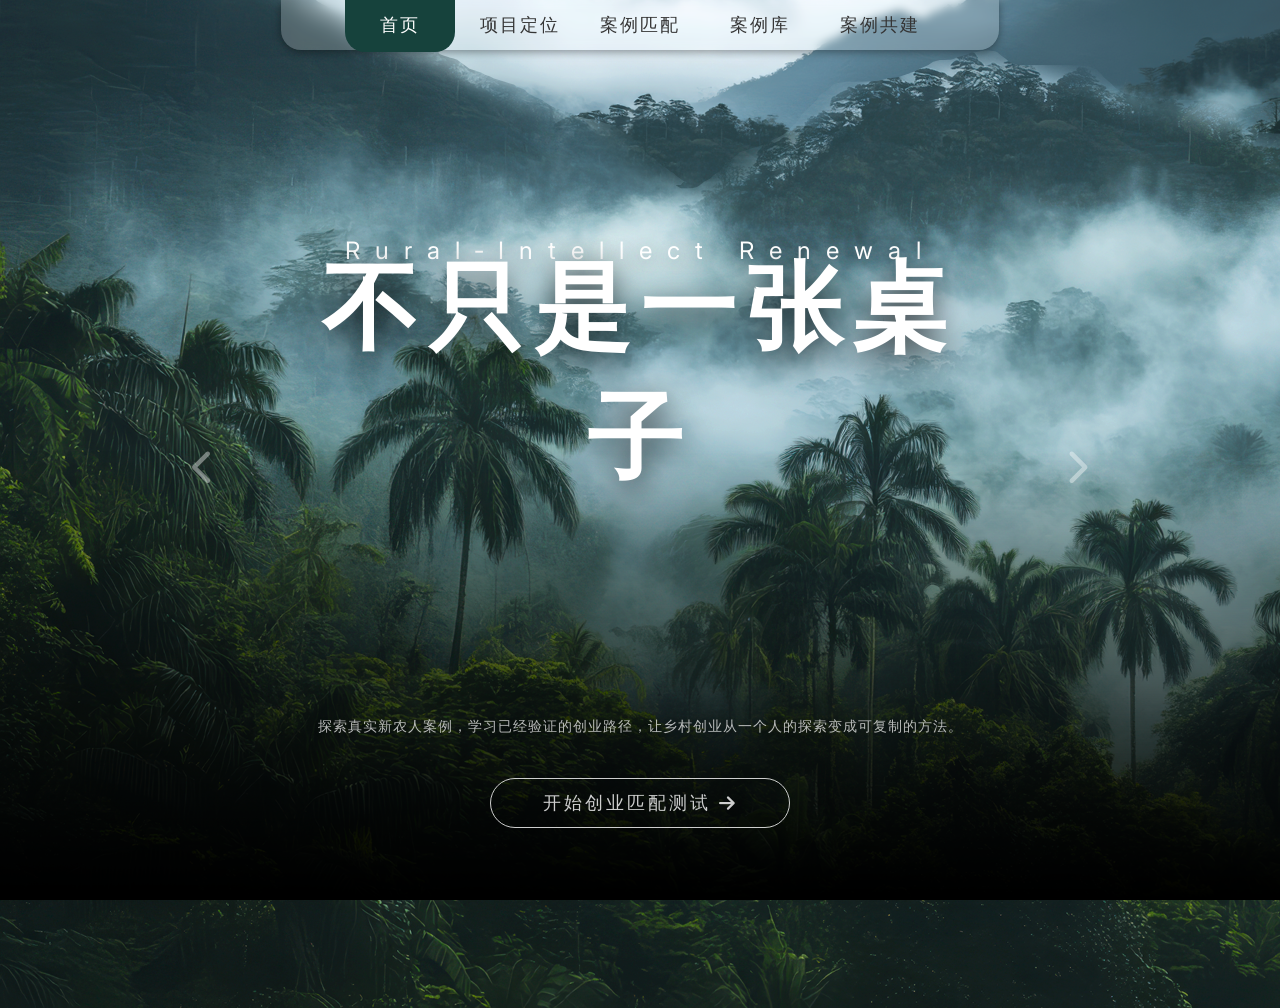
<file: index.html>
<!DOCTYPE html>
<html lang="en">
<head>
  <meta charset="UTF-8">
  <meta name="viewport" content="width=device-width, initial-scale=1.0">
  <title>ExploreScape</title>

  <!-- fontawesome -->
  <link rel="stylesheet" href="https://cdnjs.cloudflare.com/ajax/libs/font-awesome/6.0.0-beta3/css/all.min.css">

  <!-- stylesheet -->
   <link rel="stylesheet" href="styles.css">
</head>
<body>

  <header>
    <nav>
      <a class="nav-items active" href="index.html">首页</a>
      <a class="nav-items" href="project.html">项目定位</a>
      <a class="nav-items" href="case.html">案例匹配</a>
      <a class="nav-items" href="cases.html">案例库</a>
      <a class="nav-items" href="cobuild.html">案例共建</a>
    </nav>
  </header>

  <div class="content">
    <img src="img/bac 3.png" alt="background" class="back-3">

    <div class="title">
      <h3>Rural‑Intellect Renewal</h3>
      <h1>不只是一张桌子</h1>
    </div>

    <img src="img/bac 2.2.png" alt="background" class="back-2">
    <img src="img/bac 1.png" alt="background" class="back-1">

    <div class="info-wrap">
      <p>
        探索真实新农人案例，学习已经验证的创业路径，让乡村创业从一个人的探索变成可复制的方法。
    </div>
    

    <div class="cta">
      <button onclick="location.href='case.html'">
        开始创业匹配测试
        <i class="fa-solid fa-arrow-right"></i>
      </button>
    </div>

    <div class="slider">
      <a href="cobuild.html"><i class="fa-solid fa-chevron-left"></i></a>
      <a href="project.html"><i class="fa-solid fa-chevron-right"></i></a>
    </div>
  </div>
  
</body>
</html>
</file>
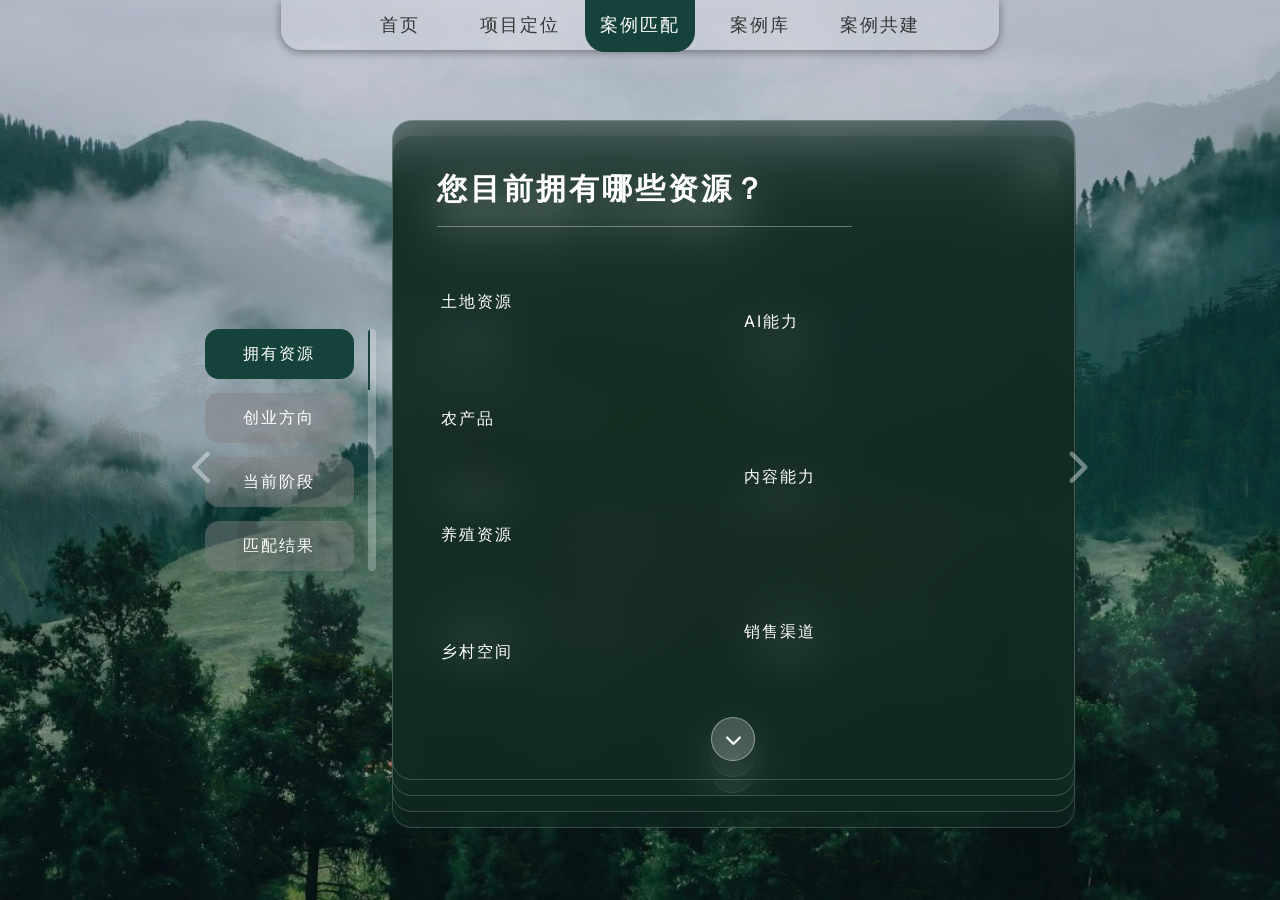
<file: case.html>
<!DOCTYPE html>
<html lang="zh-CN">
<head>
  <meta charset="UTF-8">
  <meta name="viewport" content="width=device-width, initial-scale=1.0">
  <title>案例匹配 - 乡智新生</title>

  <!-- fontawesome -->
  <link rel="stylesheet" href="https://cdnjs.cloudflare.com/ajax/libs/font-awesome/6.7.2/css/all.min.css">

  <!-- stylesheet -->
  <link rel="stylesheet" href="styles.css">
</head>
<body class="case-page">

  <!-- 顶部导航栏：沿用全站 header -->
  <header>
    <nav>
      <a class="nav-items" href="index.html">首页</a>
      <a class="nav-items" href="project.html">项目定位</a>
      <a class="nav-items active" href="case.html">案例匹配</a>
      <a class="nav-items" href="cases.html">案例库</a>
      <a class="nav-items" href="cobuild.html">案例共建</a>
    </nav>
  </header>

  <!-- 视口两侧翻页箭头：与其他子页面一致 -->
  <div class="slider">
    <a href="project.html"><i class="fa-solid fa-chevron-left"></i></a>
    <a href="cases.html"><i class="fa-solid fa-chevron-right"></i></a>
  </div>

  <!-- 问卷主布局：左侧进度导航 1 份 / 右侧问卷卡片 4 份 -->
  <main class="quiz-wrap">

    <!-- ========== 左侧：进度导航区 ========== -->
    <aside class="quiz-side">
      <div class="step-btns">
        <button class="step-btn" data-step="0">拥有资源</button>
        <button class="step-btn" data-step="1">创业方向</button>
        <button class="step-btn" data-step="2">当前阶段</button>
        <button class="step-btn" data-step="3">匹配结果</button>
      </div>
      <!-- 垂直进度条：均匀分 4 段，每完成一题前进 1/4 -->
      <div class="progress-track">
        <div class="progress-fill"></div>
      </div>
    </aside>

    <!-- ========== 右侧：堆叠问卷卡片区 ========== -->
    <section class="quiz-cards">

      <!-- 卡片1：拥有资源 -->
      <article class="quiz-card" data-card="0" data-multi>
        <button class="card-up" aria-label="上一题"><i class="fa-solid fa-chevron-up"></i></button>
        <h2 class="card-title">您目前拥有哪些资源？</h2>
        <div class="card-divider"></div>
        <div class="options">
          <div class="option-col">
            <button class="option" data-value="土地资源">土地资源</button>
            <button class="option" data-value="农产品">农产品</button>
            <button class="option" data-value="养殖资源">养殖资源</button>
            <button class="option" data-value="乡村空间">乡村空间</button>
          </div>
          <div class="option-col">
            <button class="option" data-value="AI能力">AI能力</button>
            <button class="option" data-value="内容能力">内容能力</button>
            <button class="option" data-value="销售渠道">销售渠道</button>
          </div>
        </div>
        <button class="card-down" aria-label="确认并进入下一题"><i class="fa-solid fa-chevron-down"></i></button>
      </article>

      <!-- 卡片2：创业方向 -->
      <article class="quiz-card" data-card="1" data-multi>
        <button class="card-up" aria-label="上一题"><i class="fa-solid fa-chevron-up"></i></button>
        <h2 class="card-title">您想往哪个方向发展？</h2>
        <div class="card-divider"></div>
        <div class="options">
          <div class="option-col">
            <button class="option" data-value="品牌打造">品牌打造</button>
            <button class="option" data-value="电商销售">电商销售</button>
            <button class="option" data-value="养殖创业">养殖创业</button>
          </div>
          <div class="option-col">
            <button class="option" data-value="农业服务">农业服务</button>
            <button class="option" data-value="数字农业">数字农业</button>
            <button class="option" data-value="乡村体验">乡村体验</button>
          </div>
        </div>
        <button class="card-down" aria-label="确认并进入下一题"><i class="fa-solid fa-chevron-down"></i></button>
      </article>

      <!-- 卡片3：当前阶段 -->
      <article class="quiz-card" data-card="2">
        <button class="card-up" aria-label="上一题"><i class="fa-solid fa-chevron-up"></i></button>
        <h2 class="card-title">您目前处于哪个阶段？</h2>
        <div class="card-divider"></div>
        <div class="options">
          <div class="option-col">
            <button class="option option-rich" data-value="想法阶段">
              <span class="opt-title">想法阶段</span>
              <span class="opt-desc">有创业想法，但还未落地实施</span>
            </button>
            <button class="option option-rich" data-value="已有产品">
              <span class="opt-title">已有产品</span>
              <span class="opt-desc">已有农产品或服务，寻求品牌化和规模化</span>
            </button>
          </div>
          <div class="option-col">
            <button class="option option-rich" data-value="已有客户">
              <span class="opt-title">已有客户</span>
              <span class="opt-desc">已有稳定客户群体，希望拓展渠道和规模</span>
            </button>
            <button class="option option-rich" data-value="产业基础">
              <span class="opt-title">产业基础</span>
              <span class="opt-desc">已有一定产业基础，寻求转型升级</span>
            </button>
          </div>
        </div>
        <button class="card-down" aria-label="确认并查看匹配结果"><i class="fa-solid fa-chevron-down"></i></button>
      </article>

      <!-- 卡片4：匹配结果 -->
      <article class="quiz-card" data-card="3">
        <button class="card-up" aria-label="上一题"><i class="fa-solid fa-chevron-up"></i></button>
        <h2 class="card-title">匹配结果</h2>
        <div class="card-divider"></div>

        <!-- 结果内容区：上方为 5 张赛道卡片，底部预留 1/3 留白 -->
        <div class="result-area">
          <div class="result-cards">
            <!-- 左侧大卡：最高匹配（初始演示数据，进入结果页时按问卷重算） -->
            <a class="track-card track-main" data-track="plant" href="plant.html">
              <span class="track-rate">92%</span>
              <span class="track-name">种植业</span>
            </a>
            <!-- 右侧 2×2 田字格：其余 4 条赛道 -->
            <div class="track-grid">
              <a class="track-card" data-track="animal" href="animal.html">
                <span class="track-rate">78%</span>
                <span class="track-name">畜牧业</span>
              </a>
              <a class="track-card" data-track="forest" href="forest.html">
                <span class="track-rate">65%</span>
                <span class="track-name">林业</span>
              </a>
              <a class="track-card" data-track="fish" href="fish.html">
                <span class="track-rate">56%</span>
                <span class="track-name">水产养殖业</span>
              </a>
              <a class="track-card" data-track="digital" href="digital.html">
                <span class="track-rate">44%</span>
                <span class="track-name">数字农业</span>
              </a>
            </div>
          </div>
        </div>
      </article>

    </section>
  </main>

  <!-- ========== 原生 JS：问卷交互逻辑 ========== -->
  <script>
    /* ---------- 状态 ---------- */
    const cards = document.querySelectorAll('.quiz-card');      // 4 张卡片
    const stepBtns = document.querySelectorAll('.step-btn');    // 左侧 4 个步骤按钮
    const progressFill = document.querySelector('.progress-fill');
    const total = cards.length;
    let current = 0;                                            // 当前步骤索引
    const selections = new Array(total).fill(null);             // 每步选中的选项值

    /* ---------- 渲染：卡片堆叠、按钮完成态、进度条 ----------
       高亮规则：步骤索引 <= current 的按钮为深绿（含当前步骤），回退/跳转自动取消后续完成态 */
    function render() {
      cards.forEach((card, i) => {
        if (i < current) {
          // 已走过的卡片：上移淡出，不可交互
          card.style.transform = 'translateY(-28px)';
          card.style.opacity = '0';
          card.style.zIndex = 10;
          card.style.pointerEvents = 'none';
        } else {
          // 当前卡片在最上层；后续卡片每层向下偏移 16px，露出边框形成堆叠
          card.style.transform = 'translateY(' + (i - current) * 16 + 'px)';
          card.style.opacity = '1';
          card.style.zIndex = 40 - (i - current);
          card.style.pointerEvents = 'auto';
        }
      });

      // 左侧按钮：当前及已完成 → 深绿，未完成 → 灰
      stepBtns.forEach((btn, i) => btn.classList.toggle('done', i <= current));

      // 进度条：第1题 1/4，到匹配结果走完 4/4；同时写 height（桌面竖条）和 width（移动端横条）
      const pct = ((current + 1) / total) * 100 + '%';
      progressFill.style.height = pct;
      progressFill.style.width = pct;

      // 进入结果页时按当前选择重算匹配度（返回改答案再进来也会刷新）
      if (current === total - 1) updateResults();
    }

    /* ---------- 选项选择：第1/2题多选（toggle），第3题单选（互斥） ---------- */
    document.querySelectorAll('.option').forEach(opt => {
      opt.addEventListener('click', () => {
        const card = opt.closest('.quiz-card');
        const idx = +card.dataset.card;
        const value = opt.dataset.value;
        if (card.dataset.multi !== undefined) {
          // 多选：可选中多个，再次点击取消
          if (!Array.isArray(selections[idx])) selections[idx] = [];
          const arr = selections[idx];
          const pos = arr.indexOf(value);
          if (opt.classList.toggle('selected')) {
            if (pos === -1) arr.push(value);
          } else if (pos !== -1) {
            arr.splice(pos, 1);
          }
        } else {
          // 单选：同一张卡内互斥
          card.querySelectorAll('.option').forEach(o => o.classList.remove('selected'));
          opt.classList.add('selected');
          selections[idx] = value;
        }
      });
    });

    /* ---------- 下一题：多选需至少 1 项，单选需选中 1 项 ---------- */
    document.querySelectorAll('.card-down').forEach(btn => {
      btn.addEventListener('click', () => {
        const idx = +btn.closest('.quiz-card').dataset.card;
        const sel = selections[idx];
        if (Array.isArray(sel) ? sel.length === 0 : sel === null) return;   // 未选择不前进
        current = idx + 1;
        render();
      });
    });

    /* ---------- 上一题：完成状态取消、进度回退 ---------- */
    document.querySelectorAll('.card-up').forEach(btn => {
      btn.addEventListener('click', () => {
        const idx = +btn.closest('.quiz-card').dataset.card;
        current = Math.max(0, idx - 1);
        render();
      });
    });

    /* ---------- 左侧导航：点击直接跳转对应步骤 ---------- */
    stepBtns.forEach(btn => {
      btn.addEventListener('click', () => {
        current = +btn.dataset.step;
        render();
      });
    });

    /* ---------- 匹配结果：按前三题选择动态计算 5 条赛道匹配度 ---------- */
    const TRACKS = [
      { key: 'plant',   name: '种植业',     page: 'plant.html' },
      { key: 'animal',  name: '畜牧业',     page: 'animal.html' },
      { key: 'forest',  name: '林业',       page: 'forest.html' },
      { key: 'fish',    name: '水产养殖业', page: 'fish.html' },
      { key: 'digital', name: '数字农业',   page: 'digital.html' },
    ];

    /* 选项 → 赛道权重映射（演示级，可随时调整数值） */
    const Q1_WEIGHTS = { // 拥有资源
      '土地资源': { plant: 2, forest: 2, animal: 1 },
      '农产品':   { plant: 2 },
      '养殖资源': { animal: 2, fish: 2 },
      '乡村空间': { forest: 1, plant: 1 },
      'AI能力':   { digital: 2 },
      '内容能力': { digital: 1 },
      '销售渠道': { digital: 1 },
    };
    const Q2_WEIGHTS = { // 创业方向
      '电商销售': { digital: 2 },
      '养殖创业': { animal: 2, fish: 2 },
      '农业服务': { digital: 1 },
      '数字农业': { digital: 3 },
      '乡村体验': { forest: 1, plant: 1 },
      '品牌打造': {},
    };
    const Q3_WEIGHTS = { // 当前阶段
      '已有产品': { plant: 1, animal: 1, fish: 1 },
      '已有客户': { digital: 1 },
      '产业基础': { plant: 1, animal: 1, forest: 1, fish: 1, digital: 1 },
      '想法阶段': {},
    };

    /* 未作答直接点第4步时的演示兜底值（与初始 HTML 一致） */
    const FALLBACK = { plant: 92, animal: 78, forest: 65, fish: 56, digital: 44 };

    /* 计分 → 归一化为百分比：得分占比 ×100，四舍五入误差加到最高分赛道（总和恒 100） */
    function updateResults() {
      const score = {};
      TRACKS.forEach(t => score[t.key] = 0);
      [Q1_WEIGHTS, Q2_WEIGHTS, Q3_WEIGHTS].forEach((weights, q) => {
        const sel = selections[q];
        if (!sel) return;
        (Array.isArray(sel) ? sel : [sel]).forEach(value => {
          const w = weights[value];
          if (w) Object.keys(w).forEach(k => score[k] += w[k]);
        });
      });

      const total = Object.values(score).reduce((a, b) => a + b, 0);
      const list = TRACKS.map(t => ({
        ...t,
        pct: total === 0 ? FALLBACK[t.key] : Math.round(score[t.key] / total * 100),
      }));
      if (total > 0) {
        // 修复四舍五入造成的 ±1% 误差
        const diff = 100 - list.reduce((a, t) => a + t.pct, 0);
        list.sort((a, b) => score[b.key] - score[a.key])[0].pct += diff;
      }
      list.sort((a, b) => b.pct - a.pct);

      // 第 1 名写入左侧大卡，第 2-5 名依次写入右侧田字格
      const mainCard = document.querySelector('.track-main');
      const gridCards = document.querySelectorAll('.track-grid .track-card');
      list.forEach((t, i) => {
        const el = i === 0 ? mainCard : gridCards[i - 1];
        el.dataset.track = t.key;
        el.href = t.page;
        el.querySelector('.track-rate').textContent = t.pct + '%';
        el.querySelector('.track-name').textContent = t.name;
      });
    }

    render();
  </script>

</body>
</html>
</file>
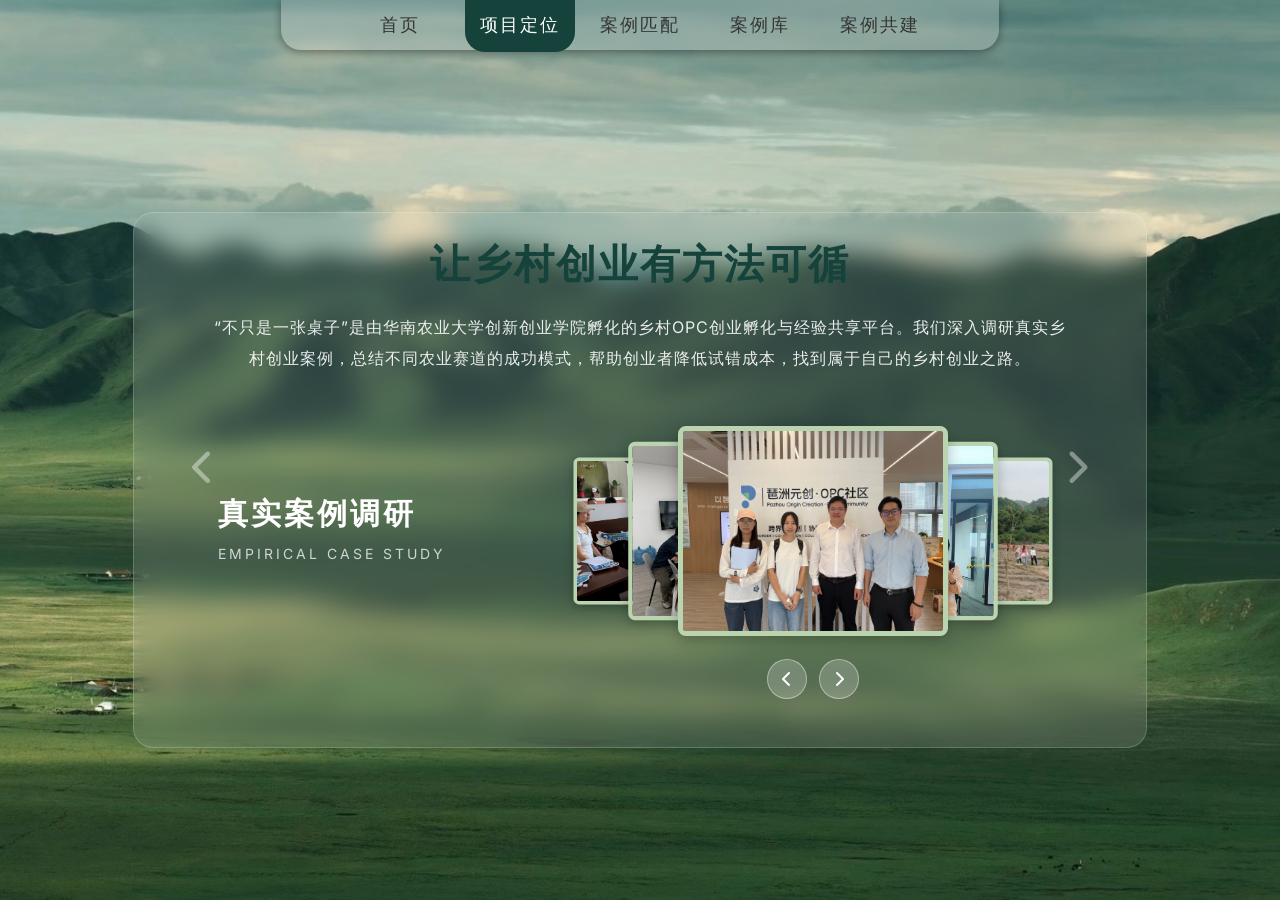
<file: project.html>
<!DOCTYPE html>
<html lang="zh-CN">
<head>
  <meta charset="UTF-8">
  <meta name="viewport" content="width=device-width, initial-scale=1.0">
  <title>项目定位 - 乡智新生</title>

  <!-- fontawesome -->
  <link rel="stylesheet" href="https://cdnjs.cloudflare.com/ajax/libs/font-awesome/6.7.2/css/all.min.css">

  <!-- stylesheet -->
  <link rel="stylesheet" href="styles.css">
</head>
<body class="card-page">

  <header>
    <nav>
      <a class="nav-items" href="index.html">首页</a>
      <a class="nav-items active" href="project.html">项目定位</a>
      <a class="nav-items" href="case.html">案例匹配</a>
      <a class="nav-items" href="cases.html">案例库</a>
      <a class="nav-items" href="cobuild.html">案例共建</a>
    </nav>
  </header>

  <div class="slider">
    <a href="index.html"><i class="fa-solid fa-chevron-left"></i></a>
    <a href="case.html"><i class="fa-solid fa-chevron-right"></i></a>
  </div>

  <main class="glass-card">

      <h1 class="page-title">让乡村创业有方法可循</h1>

      <p class="page-desc">
        “不只是一张桌子”是由华南农业大学创新创业学院孵化的乡村OPC创业孵化与经验共享平台。我们深入调研真实乡村创业案例，总结不同农业赛道的成功模式，帮助创业者降低试错成本，找到属于自己的乡村创业之路。
      </p>

      <div class="case-section">
        <div class="case-text">
          <h2>真实案例调研</h2>
          <span class="case-sub">EMPIRICAL CASE STUDY</span>
        </div>

        <div class="carousel">
          <div class="carousel-shell">
            <div class="carousel-stack">
              <img src="img/图片集1.jpg" alt="图片集1">
              <img src="img/图片集2.jpg" alt="图片集2">
              <img src="img/图片集3.jpg" alt="图片集3">
              <img src="img/图片集4.jpg" alt="图片集4">
              <img src="img/图片集5.jpg" alt="图片集5">
            </div>
          </div>

          <div class="carousel-controls">
            <button class="carousel-btn prev" aria-label="上一张"><i class="fa-solid fa-chevron-left"></i></button>
            <button class="carousel-btn next" aria-label="下一张"><i class="fa-solid fa-chevron-right"></i></button>
          </div>
        </div>
      </div>

  </main>

  <script>
    const stack = document.querySelector('.carousel-stack');
    const slides = stack.children;
    const prevBtn = document.querySelector('.carousel-btn.prev');
    const nextBtn = document.querySelector('.carousel-btn.next');
    let index = 0;

    function update() {
      const n = slides.length;
      for (let i = 0; i < n; i++) {
        const offset = ((i - index) % n + n) % n;
        slides[i].className =
          offset === 0 ? 'slide-main'
          : offset === 1 ? 'slide-right1'
          : offset === 2 ? 'slide-right2'
          : offset === 3 ? 'slide-left2'
          : 'slide-left1';
      }
    }

    prevBtn.addEventListener('click', () => { index = (index - 1 + slides.length) % slides.length; update(); });
    nextBtn.addEventListener('click', () => { index = (index + 1) % slides.length; update(); });

    update();
  </script>

</body>
</html>
</file>
<file: styles.css>
@import url('https://fonts.googleapis.com/css2?family=Inter:ital,opsz,wght@0,14..32,100..900;1,14..32,100..900&display=swap');

* {
  padding: 0;
  margin: 0;
  border: none;
  outline: none;
  text-decoration: none;
  font-family: "Inter", sans-serif;
}

body {
  background-image: url(img/bac\ 4.png);
  background-size: cover;
  background-position: top;
  background-repeat: no-repeat;
  overflow: hidden;
}

body::after {
  content: '';
  position: absolute;
  top: 0;
  bottom: 0;
  right: 0;
  left: 0;
  background: linear-gradient(transparent 50%, rgb(0, 0, 0));
}

/* Sub-pages: solid gray background, nav + arrows only */
body.subpage {
  background-image: none;
  background-color: #a6adac;
  animation: none;
}

body.subpage::after {
  display: none;
}

/* Sub-page text: sits centered between the slider arrows */
body.subpage p {
  color: #16423c;
  text-shadow: none;
  font-size: 18px;
  font-weight: 400;
  letter-spacing: 2px;
}

/* Background-images */

.content img {
  position: absolute;
  bottom: -12%;
}

header {
  position: absolute;
  top: 0;
  z-index: 1;
  width: 100%;
  display: flex;
  justify-content: center;
  align-items: center;
}

nav {
  display: flex;
  align-items: center;
  gap: 10px;
  padding: 10px 5%;
  background-color: rgba(255, 255, 255, 0.2);
  height: 30px;
  border-bottom-left-radius: 20px;
  border-bottom-right-radius: 20px;
  backdrop-filter: blur(5px);
  box-shadow: 0 2px 8px rgba(0, 0, 0, 0.4);
}

nav a {
  font-size: 18px;
  font-weight: 500;
  letter-spacing: 2px;
  color: rgb(53, 53, 53);
  width: 110px;
  text-align: center;
  padding: 15px 0;
  border-bottom-left-radius: 20px;
  border-bottom-right-radius: 20px;
  cursor: pointer;
  transition: all 0.3s;
}

.active {
  background-color: #16423c;
  color: white;
}

nav a:hover {
  background-color: #16423c;
  color: white;
}

nav:hover > a:not(:hover) {
  background-color: transparent;
  color: rgb(53, 53, 53);
}

.title {
  position: absolute;
  top: 40%;
  right: 50%;
  transform: translate(50%, -50%);
  z-index:10;
  
}

.title h3 {
  font-size: 1.5rem;
  font-weight: 400;
  letter-spacing: 15px;
  color: white;
  text-align: center;
  text-shadow:0 4px 20px rgba(0,0,0,0.6);
}

.title h1 {
  font-size: 6rem;
  font-weight: 800;
  letter-spacing: 10px;
  text-transform: uppercase;
  color: white;
  text-align: center;
  margin: -20px 0;
  text-shadow: 0 10px 30px rgba(0, 0, 0, 0.7);
}

p {
  font-size: 14px;
  font-weight: 300;
  letter-spacing: 1px;
  line-height: 1.8;
  color: rgba(255, 255, 255, 0.7);
  width: 70%;
  text-align: center;
  text-shadow: 0 1px 5px rgba(0, 0, 0, 0.2);
}

.info-wrap {
  width: 100%;
  display: flex;
  justify-content: center;
  position: absolute;
  bottom: 18%;
  z-index: 1;
}

.cta {
  position: absolute;
  bottom: 8%;
  display: flex;
  justify-content: center;
  width: 100%;
  z-index: 1;
}

.cta button {
  font-size: 18px;
  font-weight: 400;
  letter-spacing: 3px;
  text-transform: uppercase;
  color: rgba(255, 255, 255, 0.8);
  background-color: transparent;
  border: 1px solid rgba(255, 255, 255, 0.8);
  border-radius: 50px;
  height: 50px;
  width: 300px;
  display: flex;
  align-items: center;
  justify-content: center;
  gap: 8px;
  transition: all 0.2s;
  cursor: pointer;
}

.cta button:hover {
  background-color: rgba(255, 255, 255, 0.8);
  color:rgb(53, 53, 53);
}

.slider {
  position: absolute;
  top: 50%;
  left: 0;
  right: 0;
  display: flex;
  justify-content: space-between;
  align-items: center;
  z-index: 1;
  padding-inline: 15%;
}
.slider i {
  font-size: 36px;
  color: rgba(255, 255, 255, 0.4);
  cursor: pointer;
  transition: color 0.3s;
}

.slider a:hover i {
  color: rgba(255, 255, 255, 0.9);
}

/* Animations */
@keyframes bottomIn {
  from {
    transform: translateY(200px);
  }
  to {
    transform: translateY(0);
  }
}

.back-1 {
  animation: bottomIn 1s ease-out forwards;
}

.back-2 {
  animation: bottomIn 1.3s ease-out forwards;
}

.back-3 {
  animation: bottomIn 1.5s ease-out forwards;
}

@keyframes bottomInText {
  from {
    transform: translateY(500px);
  }
  to {
    transform: translateY(0);
    opacity: 1;
  }
}

h3 {
  animation: bottomInText 1s ease-out forwards;
}

h1 {
  animation: bottomInText 1.2s ease-out forwards;
}

p {
  animation: bottomInText 1.2s ease-out forwards;
  animation-delay: 0.2s;
  opacity: 0;
}

button {
  animation: bottomInText 1.2s ease-out forwards;
  animation-delay: 0.3s;
  opacity: 0;
}

@keyframes backgroundImage {
  from {
    background-position: top;
  }
  to {
    background-position: 50% 14%;
  }
}

body {
  animation: backgroundImage 1.6s ease-out forwards;
}

@keyframes topIn {
  from {
    transform: translateY(-100%);
    opacity: 0;
  }
  to {
    transform: translateY(0);
    opacity: 1;
  }
}

nav {
  animation: topIn 1.2s ease-out forwards;
}

@keyframes zoomOut{
  from {
    transform: scale(1.5);
    opacity: 0;
  }
  to {
    transform: scale(1);
    opacity: 1;
  }
}

.slider {
  animation: zoomOut 1.2s ease-out forwards;
}

/* ===== 项目定位页（project.html）：全屏背景图 + 毛玻璃容器 ===== */

body.card-page {
  background-image: url(img/bg1.jpg);
  background-color: transparent;
  background-size: cover;
  background-position: center;
  background-repeat: no-repeat;
  min-height: 100vh;
  display: flex;
  justify-content: center;
  align-items: center;
  overflow: hidden;
  /* 背景沿用全局 backgroundImage 动画：与首页一致，图片向上滑动 */
}

body.card-page::after {
  display: none;
}

/* 玻璃容器整体从下方滑入 */
@keyframes cardUp {
  from {
    transform: translateY(60vh);
  }
  to {
    transform: translateY(0);
  }
}

/* 毛玻璃主容器：覆盖标题到图集区域，内容偏上、底部留白 */
.glass-card {
  width: min(900px, 80vw);
  margin-top: 60px;
  padding: 24px 56px 48px;
  background: rgba(255, 255, 255, 0.12);
  backdrop-filter: blur(12px);
  -webkit-backdrop-filter: blur(12px);
  border: 1px solid rgba(255, 255, 255, 0.18);
  border-radius: 20px;
  animation: cardUp 1.2s ease-out forwards;
}

/* 一级大标题 */
.glass-card .page-title {
  animation: none;
  opacity: 1;
  margin: 0;
  font-size: 40px;
  font-weight: 700;
  letter-spacing: 2px;
  text-align: center;
  color: #16423c;
}

/* 标题下方描述文本 */
.glass-card .page-desc {
  animation: none;
  opacity: 1;
  width: auto;
  max-width: 860px;
  margin: 20px auto 0;
  text-align: center;
  font-size: 16px;
  font-weight: 400;
  letter-spacing: 1px;
  line-height: 1.9;
  color: rgba(255, 255, 255, 0.9);
  text-shadow: none;
}

/* 左右分栏：左侧案例标题 / 右侧轮播 */
.glass-card .case-section {
  display: flex;
  align-items: center;
  gap: 48px;
  margin-top: 44px;
}

.glass-card .case-text {
  flex: 0 0 30%;
  text-align: left;
  padding-left: 28px;
  transform: translateY(-30px);
}

.glass-card .case-text h2 {
  margin: 0;
  font-size: 30px;
  font-weight: 700;
  letter-spacing: 3px;
  color: #fff;
}

.glass-card .case-sub {
  display: block;
  margin-top: 10px;
  font-size: 14px;
  letter-spacing: 3px;
  text-transform: uppercase;
  color: rgba(255, 255, 255, 0.75);
}

/* 轮播组件：层叠图片集 + 下方居中按钮 */
.glass-card .carousel {
  flex: 1;
  display: flex;
  flex-direction: column;
  align-items: center;
}

.glass-card .carousel-btn {
  width: 40px;
  height: 40px;
  display: flex;
  align-items: center;
  justify-content: center;
  border-radius: 50%;
  border: 1px solid rgba(255, 255, 255, 0.4);
  background: rgba(255, 255, 255, 0.2);
  color: #fff;
  font-size: 16px;
  cursor: pointer;
  animation: none;
  opacity: 1;
  transition: background 0.2s;
}

.glass-card .carousel-btn:hover {
  background: rgba(255, 255, 255, 0.35);
}

/* 图片集区域：无背景，仅四周留白 */
.glass-card .carousel-shell {
  padding: 14px;
}

/* 层叠图片集：中间完整主图 + 两侧各两张局部露出 */
.glass-card .carousel-stack {
  position: relative;
  width: 470px;
  height: 200px;
}

.glass-card .carousel-stack img {
  position: absolute;
  left: 50%;
  top: 50%;
  width: 260px;
  height: 200px;
  object-fit: cover;
  border: 5px solid #b9d4ae;
  border-radius: 8px;
  box-shadow: 0 4px 14px rgba(0, 0, 0, 0.25);
  transition: transform 0.35s ease;
}

.glass-card .carousel-stack .slide-main {
  transform: translate(-50%, -50%) scale(1);
  z-index: 5;
}

.glass-card .carousel-stack .slide-left1 {
  transform: translate(calc(-50% - 70px), -50%) scale(0.85);
  z-index: 4;
}

.glass-card .carousel-stack .slide-right1 {
  transform: translate(calc(-50% + 70px), -50%) scale(0.85);
  z-index: 4;
}

.glass-card .carousel-stack .slide-left2 {
  transform: translate(calc(-50% - 145px), -50%) scale(0.7);
  z-index: 3;
}

.glass-card .carousel-stack .slide-right2 {
  transform: translate(calc(-50% + 145px), -50%) scale(0.7);
  z-index: 3;
}

/* 翻页按钮：图片集下方中间并排 */
.glass-card .carousel-controls {
  display: flex;
  justify-content: center;
  gap: 12px;
  margin-top: 14px;
}

@media (max-width: 900px) {
  .glass-card .case-section {
    flex-direction: column;
  }
  .glass-card .case-text {
    flex: none;
    width: 100%;
  }
  .glass-card .carousel {
    width: 100%;
  }
}

/* ===== 案例匹配问卷页（case.html）：全屏背景 + 左进度导航 1 : 右堆叠问卷卡 4 ===== */

body.case-page {
  background-color: #16423c;   /* 深色基底：背景图 80% 透明度下透出 20% */
  min-height: 100vh;
  display: flex;
  justify-content: center;
  align-items: center;
  overflow: hidden;
  animation: none;
}

/* 背景图放在伪元素层：透明度 80%，保留上滑入场动画 */
body.case-page::before {
  content: '';
  position: absolute;
  top: 0;
  right: 0;
  bottom: 0;
  left: 0;
  background: url(img/casebg.jpg) center / cover no-repeat;
  opacity: 0.8;
  animation: backgroundImage 1.6s ease-out forwards;
}

body.case-page::after {
  display: none;
}

/* 问卷主布局：左侧 1 份 / 右侧 4 份，整体位于两侧翻页箭头之间，从下方滑入 */
.quiz-wrap {
  display: flex;
  align-items: center;
  gap: 16px;
  width: min(1000px, 68vw);
  animation: cardUp 1.2s ease-out forwards;
}

/* ---------- 左侧：进度导航区 ---------- */

.quiz-side {
  flex: 1;
  display: flex;
  gap: 14px;
}

.step-btns {
  flex: 1;
  display: flex;
  flex-direction: column;
  gap: 14px;
}

/* 步骤按钮：初始灰色底，完成态 .done 切换深绿色 */
.step-btn {
  animation: none;
  opacity: 1;
  padding: 14px 10px;
  border-radius: 14px;
  background: rgba(128, 128, 128, 0.45);
  color: #fff;
  font-size: 16px;
  letter-spacing: 2px;
  cursor: pointer;
  transition: background 0.3s;
}

.step-btn:hover {
  background: rgba(128, 128, 128, 0.6);
}

.step-btn.done {
  background: #16423c;
}

/* 垂直进度条：位于按钮右侧，均匀 4 段，每完成一题前进 1/4 */
.progress-track {
  width: 8px;
  align-self: stretch;
  border-radius: 4px;
  background: rgba(255, 255, 255, 0.25);
  overflow: hidden;
}

.progress-fill {
  width: 100%;
  height: 0%;
  background: #16423c;
  transition: height 0.35s ease, width 0.35s ease;
}

/* ---------- 右侧：堆叠问卷卡片区 ---------- */

.quiz-cards {
  flex: 4;
  position: relative;
  height: min(74vh, 660px);
}

/* 毛玻璃卡片：深色玻璃（加深后白字清晰），绝对定位堆叠 */
.quiz-card {
  position: absolute;
  inset: 0;
  display: flex;
  flex-direction: column;
  align-items: stretch;
  padding: 48px 44px 76px;
  background: rgba(16, 42, 35, 0.5);
  backdrop-filter: blur(20px);
  -webkit-backdrop-filter: blur(20px);
  border: 1px solid rgba(255, 255, 255, 0.18);
  border-radius: 20px;
  transition: transform 0.45s ease, opacity 0.3s ease;
}

/* 右上角：回到上一题 */
.quiz-card .card-up {
  position: absolute;
  top: 16px;
  right: 16px;
  width: 38px;
  height: 38px;
  display: flex;
  align-items: center;
  justify-content: center;
  border-radius: 50%;
  border: 1px solid rgba(255, 255, 255, 0.4);
  background: rgba(255, 255, 255, 0.2);
  color: #fff;
  font-size: 15px;
  cursor: pointer;
  animation: none;
  opacity: 1;
  transition: background 0.2s;
}

.quiz-card .card-up:hover {
  background: rgba(255, 255, 255, 0.35);
}

/* 第一张卡不显示上一题按钮，最后一张卡不显示下一题按钮 */
.quiz-card[data-card="0"] .card-up,
.quiz-card[data-card="3"] .card-down {
  visibility: hidden;
}

/* 卡片大标题：白色、左对齐、放大一个字号；下方水平细分割线 */
.quiz-card .card-title {
  margin: 0;
  font-size: 30px;
  font-weight: 700;
  letter-spacing: 3px;
  text-align: left;
  color: #fff;
}

.quiz-card .card-divider {
  width: 70%;
  height: 1px;
  margin: 16px 0 24px;
  background: rgba(255, 255, 255, 0.35);
}

/* 选项区：左右两栏 */
.quiz-card .options {
  flex: 1;
  width: 100%;
  display: flex;
  gap: 14px;
}

.quiz-card .option-col {
  flex: 1;
  display: flex;
  flex-direction: column;
  gap: 14px;
}

/* 选项：纯文字无边框底色，白字常规字号；选中后浅绿字 */
.quiz-card .option {
  flex: 1;
  animation: none;
  opacity: 1;
  padding: 12px 4px;
  background: none;
  border: none;
  color: #fff;
  font-size: 16px;
  letter-spacing: 2px;
  text-align: left;
  cursor: pointer;
  transition: color 0.2s;
}

.quiz-card .option:hover {
  color: #b9d4ae;
}

.quiz-card .option.selected {
  color: #b9d4ae;
}

/* 卡片3：加粗主标题 + 小字描述 */
.quiz-card .option-rich {
  display: flex;
  flex-direction: column;
  justify-content: center;
  gap: 6px;
}

.quiz-card .opt-title {
  font-size: 17px;
  font-weight: 700;
  letter-spacing: 2px;
}

.quiz-card .opt-desc {
  font-size: 13px;
  font-weight: 300;
  letter-spacing: 1px;
  color: rgba(255, 255, 255, 0.75);
}

.quiz-card .option.selected .opt-desc {
  color: #b9d4ae;
  opacity: 0.75;
}

/* 底部居中：确认进入下一题 */
.quiz-card .card-down {
  position: absolute;
  bottom: 18px;
  left: 50%;
  transform: translateX(-50%);
  width: 44px;
  height: 44px;
  display: flex;
  align-items: center;
  justify-content: center;
  border-radius: 50%;
  border: 1px solid rgba(255, 255, 255, 0.4);
  background: rgba(255, 255, 255, 0.2);
  color: #fff;
  font-size: 17px;
  cursor: pointer;
  animation: none;
  opacity: 1;
  transition: background 0.2s;
}

.quiz-card .card-down:hover {
  background: rgba(255, 255, 255, 0.35);
}

/* ---------- 移动端适配：左右布局改为上下布局 ---------- */

@media (max-width: 900px) {
  body.case-page {
    align-items: flex-start;
    overflow: auto;
    padding: 90px 0 30px;
  }

  .quiz-wrap {
    flex-direction: column;
    gap: 24px;
    width: 92vw;
  }

  .quiz-side {
    width: 100%;
    flex: none;   /* 纵向排列时避免 flex-basis 0% 把高度塌缩为 0 */
    flex-direction: column;
    gap: 10px;
  }

  .step-btns {
    flex-direction: row;
    flex-wrap: wrap;
  }

  .step-btn {
    flex: 1 1 45%;
    padding: 12px 10px;
    font-size: 15px;
  }

  /* 进度条改为水平横条 */
  .progress-track {
    width: 100%;
    height: 6px;
  }

  .progress-fill {
    width: 0%;
    height: 100%;
  }

  .quiz-cards {
    width: 100%;
    height: 600px;
    flex: none;   /* 纵向排列时避免 flex-basis 0% 覆盖 height */
  }

  .quiz-card {
    padding: 44px 22px 76px;
  }

  .quiz-card .options {
    flex-direction: column;
    overflow-y: auto;
  }

  .quiz-card .option {
    flex: 0 0 auto;
    padding: 12px 14px;
  }
}

/* ===== 匹配结果卡片（case.html 卡片4）：左大卡 + 右 2×2 田字格 ===== */

/* 结果内容区：上方放 5 张赛道卡片，底部剩余空间全部留白（桌面端约占 1/3） */
.quiz-card .result-area {
  flex: 1;
  min-height: 0;
  display: flex;
  flex-direction: column;
  container-type: inline-size;   /* 让卡片行高能以容器宽度（cqw）为基准 */
}

.quiz-card .result-area::after {
  content: '';
  flex: 1;   /* 底部预留留白 */
}

/* 卡片行：行高由宽度按 4:3 几何关系推出（H = 3W/8 - 间距/4），
   保证左侧大卡高度与右侧田字格上下两卡叠加总高精确对齐 */
.quiz-card .result-cards {
  flex: none;
  display: flex;
  align-items: stretch;
  gap: clamp(8px, 1.4vw, 14px);
  height: calc(37.5cqw - clamp(2px, 0.35vw, 3.5px));
}

/* 左侧大卡：高度拉伸填满行高，宽度由 4:3 比例决定 */
.quiz-card .track-main {
  flex: none;
  align-self: stretch;
  aspect-ratio: 4 / 3;
}

/* 右侧田字格：两列自动换行 */
.quiz-card .track-grid {
  flex: 1;
  min-width: 0;
  display: flex;
  flex-wrap: wrap;
  gap: clamp(8px, 1.4vw, 14px);
}

.quiz-card .track-grid .track-card {
  width: calc(50% - clamp(8px, 1.4vw, 14px) / 2);
  aspect-ratio: 4 / 3;
}

/* 赛道卡片通用：4:3 横版背景图、微圆角、60% 蒙版、两行文字靠左 */
.quiz-card .track-card {
  position: relative;
  box-sizing: border-box;   /* padding 计入 4:3 盒内，保证比例精确 */
  overflow: hidden;
  border-radius: 10px;
  background-position: center 60%;   /* 图片整体下移一点（原来是 center） */
  background-size: cover;
  display: flex;
  flex-direction: column;
  justify-content: flex-end;
  padding: clamp(6px, 1.2vw, 12px);
  transition: transform 0.25s ease;
}

.quiz-card .track-card:hover {
  transform: scale(1.03);
}

/* 图片蒙版：透明度 60% */
.quiz-card .track-card::before {
  content: '';
  position: absolute;
  inset: 0;
  background: rgba(0, 0, 0, 0.6);
}

/* 两行文字：浮于蒙版之上，整体靠左 */
.quiz-card .track-card span {
  position: relative;
  z-index: 1;
  text-align: left;
  color: #fff;
  white-space: nowrap;
  overflow: hidden;
}

.quiz-card .track-rate {
  font-size: clamp(1rem, 2vw, 1.5rem);
  font-weight: 700;
}

.quiz-card .track-name {
  font-size: clamp(0.75rem, 1.3vw, 1rem);
  letter-spacing: 1px;
  margin-top: 2px;
}

/* 各赛道背景图（按 data-track 匹配，图片均在 img 文件夹） */
.quiz-card .track-card[data-track="animal"]  { background-image: url(img/animalbg.jpg); }
.quiz-card .track-card[data-track="forest"]  { background-image: url(img/forestbg.jpg); }
.quiz-card .track-card[data-track="fish"]    { background-image: url(img/fishbg.jpg); }
.quiz-card .track-card[data-track="plant"]   { background-image: url(img/plantbg.jpg); }
.quiz-card .track-card[data-track="digital"] { background-image: url(img/digitalbg.jpg); }

/* ===== 赛道详情页（animal/forest/fish/plant/digital.html）：subpage + 居中 h1 ===== */

.track-title {
  position: absolute;
  top: 50%;
  left: 50%;
  transform: translate(-50%, -50%);
  z-index: 1;
  font-size: clamp(2.5rem, 6vw, 4.5rem);
  font-weight: 700;
  letter-spacing: 4px;
  color: #16423c;
}

/* 窄屏兜底：卡片行仍保持桌面式左大卡 + 右田字格布局（纯宽度驱动，任意宽度不溢出），
   结果区超长可滚动 */
@media (max-width: 900px) {
  .quiz-card .result-area {
    overflow-y: auto;
  }
}

/* 不支持容器查询的旧浏览器兜底：卡片行退回内容自然高度 */
@supports not (container-type: inline-size) {
  .quiz-card .result-cards {
    height: auto;
  }
}
</file>
